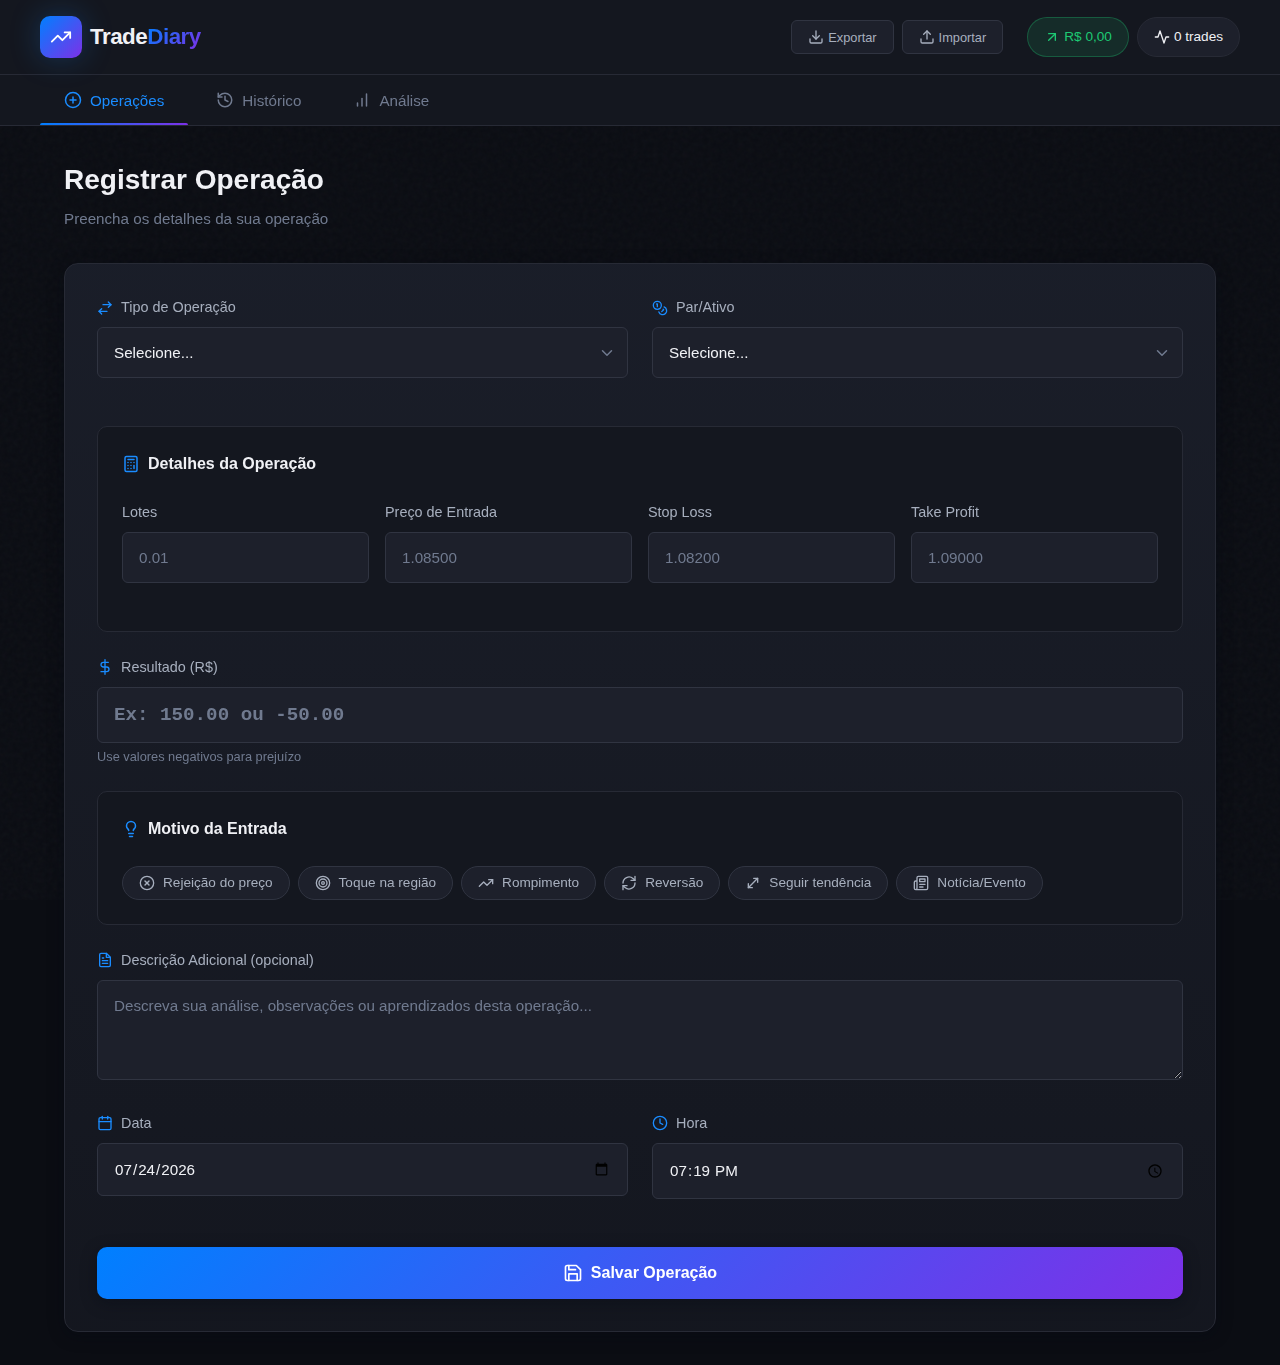
<file: index.html>
<!DOCTYPE html>
<html lang="pt-BR">
<head>
    <meta charset="UTF-8">
    <meta name="viewport" content="width=device-width, initial-scale=1.0">
    <meta name="description" content="Diário de Trade - Registre e analise suas operações de trading">
    <title>Diário de Trade</title>
    <link rel="stylesheet" href="style.css">
</head>
<body>
    <!-- SVG Icons Definitions -->
    <svg xmlns="http://www.w3.org/2000/svg" style="display: none;">
        <symbol id="icon-trending-up" viewBox="0 0 24 24" fill="none" stroke="currentColor" stroke-width="2" stroke-linecap="round" stroke-linejoin="round">
            <polyline points="22 7 13.5 15.5 8.5 10.5 2 17"></polyline>
            <polyline points="16 7 22 7 22 13"></polyline>
        </symbol>
        <symbol id="icon-arrow-up-right" viewBox="0 0 24 24" fill="none" stroke="currentColor" stroke-width="2" stroke-linecap="round" stroke-linejoin="round">
            <line x1="7" y1="17" x2="17" y2="7"></line>
            <polyline points="7 7 17 7 17 17"></polyline>
        </symbol>
        <symbol id="icon-activity" viewBox="0 0 24 24" fill="none" stroke="currentColor" stroke-width="2" stroke-linecap="round" stroke-linejoin="round">
            <polyline points="22 12 18 12 15 21 9 3 6 12 2 12"></polyline>
        </symbol>
        <symbol id="icon-plus-circle" viewBox="0 0 24 24" fill="none" stroke="currentColor" stroke-width="2" stroke-linecap="round" stroke-linejoin="round">
            <circle cx="12" cy="12" r="10"></circle>
            <line x1="12" y1="8" x2="12" y2="16"></line>
            <line x1="8" y1="12" x2="16" y2="12"></line>
        </symbol>
        <symbol id="icon-history" viewBox="0 0 24 24" fill="none" stroke="currentColor" stroke-width="2" stroke-linecap="round" stroke-linejoin="round">
            <path d="M3 12a9 9 0 1 0 9-9 9.75 9.75 0 0 0-6.74 2.74L3 8"></path>
            <path d="M3 3v5h5"></path>
            <path d="M12 7v5l4 2"></path>
        </symbol>
        <symbol id="icon-bar-chart" viewBox="0 0 24 24" fill="none" stroke="currentColor" stroke-width="2" stroke-linecap="round" stroke-linejoin="round">
            <line x1="12" y1="20" x2="12" y2="10"></line>
            <line x1="18" y1="20" x2="18" y2="4"></line>
            <line x1="6" y1="20" x2="6" y2="16"></line>
        </symbol>
        <symbol id="icon-arrow-left-right" viewBox="0 0 24 24" fill="none" stroke="currentColor" stroke-width="2" stroke-linecap="round" stroke-linejoin="round">
            <polyline points="17 11 21 7 17 3"></polyline>
            <line x1="21" y1="7" x2="9" y2="7"></line>
            <polyline points="7 21 3 17 7 13"></polyline>
            <line x1="15" y1="17" x2="3" y2="17"></line>
        </symbol>
        <symbol id="icon-chevron-down" viewBox="0 0 24 24" fill="none" stroke="currentColor" stroke-width="2" stroke-linecap="round" stroke-linejoin="round">
            <polyline points="6 9 12 15 18 9"></polyline>
        </symbol>
        <symbol id="icon-coins" viewBox="0 0 24 24" fill="none" stroke="currentColor" stroke-width="2" stroke-linecap="round" stroke-linejoin="round">
            <circle cx="8" cy="8" r="6"></circle>
            <path d="M18.09 10.37A6 6 0 1 1 10.34 18"></path>
            <path d="M7 6h1v4"></path>
            <path d="m16.71 13.88.7.71-2.82 2.82"></path>
        </symbol>
        <symbol id="icon-edit" viewBox="0 0 24 24" fill="none" stroke="currentColor" stroke-width="2" stroke-linecap="round" stroke-linejoin="round">
            <path d="M11 4H4a2 2 0 0 0-2 2v14a2 2 0 0 0 2 2h14a2 2 0 0 0 2-2v-7"></path>
            <path d="M18.5 2.5a2.121 2.121 0 0 1 3 3L12 15l-4 1 1-4 9.5-9.5z"></path>
        </symbol>
        <symbol id="icon-calculator" viewBox="0 0 24 24" fill="none" stroke="currentColor" stroke-width="2" stroke-linecap="round" stroke-linejoin="round">
            <rect x="4" y="2" width="16" height="20" rx="2"></rect>
            <line x1="8" y1="6" x2="16" y2="6"></line>
            <line x1="16" y1="14" x2="16" y2="18"></line>
            <line x1="8" y1="10" x2="8" y2="10.01"></line>
            <line x1="12" y1="10" x2="12" y2="10.01"></line>
            <line x1="16" y1="10" x2="16" y2="10.01"></line>
            <line x1="8" y1="14" x2="8" y2="14.01"></line>
            <line x1="12" y1="14" x2="12" y2="14.01"></line>
            <line x1="8" y1="18" x2="8" y2="18.01"></line>
            <line x1="12" y1="18" x2="12" y2="18.01"></line>
        </symbol>
        <symbol id="icon-dollar" viewBox="0 0 24 24" fill="none" stroke="currentColor" stroke-width="2" stroke-linecap="round" stroke-linejoin="round">
            <line x1="12" y1="1" x2="12" y2="23"></line>
            <path d="M17 5H9.5a3.5 3.5 0 0 0 0 7h5a3.5 3.5 0 0 1 0 7H6"></path>
        </symbol>
        <symbol id="icon-lightbulb" viewBox="0 0 24 24" fill="none" stroke="currentColor" stroke-width="2" stroke-linecap="round" stroke-linejoin="round">
            <path d="M15 14c.2-1 .7-1.7 1.5-2.5 1-.9 1.5-2.2 1.5-3.5A6 6 0 0 0 6 8c0 1 .2 2.2 1.5 3.5.7.7 1.3 1.5 1.5 2.5"></path>
            <path d="M9 18h6"></path>
            <path d="M10 22h4"></path>
        </symbol>
        <symbol id="icon-x-circle" viewBox="0 0 24 24" fill="none" stroke="currentColor" stroke-width="2" stroke-linecap="round" stroke-linejoin="round">
            <circle cx="12" cy="12" r="10"></circle>
            <line x1="15" y1="9" x2="9" y2="15"></line>
            <line x1="9" y1="9" x2="15" y2="15"></line>
        </symbol>
        <symbol id="icon-target" viewBox="0 0 24 24" fill="none" stroke="currentColor" stroke-width="2" stroke-linecap="round" stroke-linejoin="round">
            <circle cx="12" cy="12" r="10"></circle>
            <circle cx="12" cy="12" r="6"></circle>
            <circle cx="12" cy="12" r="2"></circle>
        </symbol>
        <symbol id="icon-refresh" viewBox="0 0 24 24" fill="none" stroke="currentColor" stroke-width="2" stroke-linecap="round" stroke-linejoin="round">
            <path d="M21 2v6h-6"></path>
            <path d="M3 12a9 9 0 0 1 15-6.7L21 8"></path>
            <path d="M3 22v-6h6"></path>
            <path d="M21 12a9 9 0 0 1-15 6.7L3 16"></path>
        </symbol>
        <symbol id="icon-move-diagonal" viewBox="0 0 24 24" fill="none" stroke="currentColor" stroke-width="2" stroke-linecap="round" stroke-linejoin="round">
            <polyline points="13 5 19 5 19 11"></polyline>
            <polyline points="11 19 5 19 5 13"></polyline>
            <line x1="19" y1="5" x2="5" y2="19"></line>
        </symbol>
        <symbol id="icon-newspaper" viewBox="0 0 24 24" fill="none" stroke="currentColor" stroke-width="2" stroke-linecap="round" stroke-linejoin="round">
            <path d="M4 22h16a2 2 0 0 0 2-2V4a2 2 0 0 0-2-2H8a2 2 0 0 0-2 2v16a2 2 0 0 1-2 2Zm0 0a2 2 0 0 1-2-2v-9c0-1.1.9-2 2-2h2"></path>
            <path d="M18 14h-8"></path>
            <path d="M15 18h-5"></path>
            <path d="M10 6h8v4h-8V6Z"></path>
        </symbol>
        <symbol id="icon-file-text" viewBox="0 0 24 24" fill="none" stroke="currentColor" stroke-width="2" stroke-linecap="round" stroke-linejoin="round">
            <path d="M14 2H6a2 2 0 0 0-2 2v16a2 2 0 0 0 2 2h12a2 2 0 0 0 2-2V8z"></path>
            <polyline points="14 2 14 8 20 8"></polyline>
            <line x1="16" y1="13" x2="8" y2="13"></line>
            <line x1="16" y1="17" x2="8" y2="17"></line>
            <polyline points="10 9 9 9 8 9"></polyline>
        </symbol>
        <symbol id="icon-calendar" viewBox="0 0 24 24" fill="none" stroke="currentColor" stroke-width="2" stroke-linecap="round" stroke-linejoin="round">
            <rect x="3" y="4" width="18" height="18" rx="2" ry="2"></rect>
            <line x1="16" y1="2" x2="16" y2="6"></line>
            <line x1="8" y1="2" x2="8" y2="6"></line>
            <line x1="3" y1="10" x2="21" y2="10"></line>
        </symbol>
        <symbol id="icon-clock" viewBox="0 0 24 24" fill="none" stroke="currentColor" stroke-width="2" stroke-linecap="round" stroke-linejoin="round">
            <circle cx="12" cy="12" r="10"></circle>
            <polyline points="12 6 12 12 16 14"></polyline>
        </symbol>
        <symbol id="icon-save" viewBox="0 0 24 24" fill="none" stroke="currentColor" stroke-width="2" stroke-linecap="round" stroke-linejoin="round">
            <path d="M19 21H5a2 2 0 0 1-2-2V5a2 2 0 0 1 2-2h11l5 5v11a2 2 0 0 1-2 2z"></path>
            <polyline points="17 21 17 13 7 13 7 21"></polyline>
            <polyline points="7 3 7 8 15 8"></polyline>
        </symbol>
        <symbol id="icon-check" viewBox="0 0 24 24" fill="none" stroke="currentColor" stroke-width="2" stroke-linecap="round" stroke-linejoin="round">
            <polyline points="20 6 9 17 4 12"></polyline>
        </symbol>
        <symbol id="icon-check-circle" viewBox="0 0 24 24" fill="none" stroke="currentColor" stroke-width="2" stroke-linecap="round" stroke-linejoin="round">
            <path d="M22 11.08V12a10 10 0 1 1-5.93-9.14"></path>
            <polyline points="22 4 12 14.01 9 11.01"></polyline>
        </symbol>
        <symbol id="icon-grid" viewBox="0 0 24 24" fill="none" stroke="currentColor" stroke-width="2" stroke-linecap="round" stroke-linejoin="round">
            <rect x="3" y="3" width="7" height="7"></rect>
            <rect x="14" y="3" width="7" height="7"></rect>
            <rect x="14" y="14" width="7" height="7"></rect>
            <rect x="3" y="14" width="7" height="7"></rect>
        </symbol>
        <symbol id="icon-list" viewBox="0 0 24 24" fill="none" stroke="currentColor" stroke-width="2" stroke-linecap="round" stroke-linejoin="round">
            <line x1="8" y1="6" x2="21" y2="6"></line>
            <line x1="8" y1="12" x2="21" y2="12"></line>
            <line x1="8" y1="18" x2="21" y2="18"></line>
            <line x1="3" y1="6" x2="3.01" y2="6"></line>
            <line x1="3" y1="12" x2="3.01" y2="12"></line>
            <line x1="3" y1="18" x2="3.01" y2="18"></line>
        </symbol>
        <symbol id="icon-edit-2" viewBox="0 0 24 24" fill="none" stroke="currentColor" stroke-width="2" stroke-linecap="round" stroke-linejoin="round">
            <path d="M17 3a2.828 2.828 0 1 1 4 4L7.5 20.5 2 22l1.5-5.5L17 3z"></path>
        </symbol>
        <symbol id="icon-trash" viewBox="0 0 24 24" fill="none" stroke="currentColor" stroke-width="2" stroke-linecap="round" stroke-linejoin="round">
            <polyline points="3 6 5 6 21 6"></polyline>
            <path d="M19 6v14a2 2 0 0 1-2 2H7a2 2 0 0 1-2-2V6m3 0V4a2 2 0 0 1 2-2h4a2 2 0 0 1 2 2v2"></path>
        </symbol>
        <symbol id="icon-inbox" viewBox="0 0 24 24" fill="none" stroke="currentColor" stroke-width="2" stroke-linecap="round" stroke-linejoin="round">
            <polyline points="22 12 16 12 14 15 10 15 8 12 2 12"></polyline>
            <path d="M5.45 5.11L2 12v6a2 2 0 0 0 2 2h16a2 2 0 0 0 2-2v-6l-3.45-6.89A2 2 0 0 0 16.76 4H7.24a2 2 0 0 0-1.79 1.11z"></path>
        </symbol>
        <symbol id="icon-trending-down" viewBox="0 0 24 24" fill="none" stroke="currentColor" stroke-width="2" stroke-linecap="round" stroke-linejoin="round">
            <polyline points="22 17 13.5 8.5 8.5 13.5 2 7"></polyline>
            <polyline points="16 17 22 17 22 11"></polyline>
        </symbol>
        <symbol id="icon-scale" viewBox="0 0 24 24" fill="none" stroke="currentColor" stroke-width="2" stroke-linecap="round" stroke-linejoin="round">
            <path d="m16 16 3-8 3 8c-.87.65-1.92 1-3 1s-2.13-.35-3-1Z"></path>
            <path d="m2 16 3-8 3 8c-.87.65-1.92 1-3 1s-2.13-.35-3-1Z"></path>
            <path d="M7 21h10"></path>
            <path d="M12 3v18"></path>
            <path d="M3 7h2c2 0 5-1 7-2 2 1 5 2 7 2h2"></path>
        </symbol>
        <symbol id="icon-pie-chart" viewBox="0 0 24 24" fill="none" stroke="currentColor" stroke-width="2" stroke-linecap="round" stroke-linejoin="round">
            <path d="M21.21 15.89A10 10 0 1 1 8 2.83"></path>
            <path d="M22 12A10 10 0 0 0 12 2v10z"></path>
        </symbol>
        <symbol id="icon-sparkles" viewBox="0 0 24 24" fill="none" stroke="currentColor" stroke-width="2" stroke-linecap="round" stroke-linejoin="round">
            <path d="m12 3-1.912 5.813a2 2 0 0 1-1.275 1.275L3 12l5.813 1.912a2 2 0 0 1 1.275 1.275L12 21l1.912-5.813a2 2 0 0 1 1.275-1.275L21 12l-5.813-1.912a2 2 0 0 1-1.275-1.275L12 3Z"></path>
            <path d="M5 3v4"></path>
            <path d="M19 17v4"></path>
            <path d="M3 5h4"></path>
            <path d="M17 19h4"></path>
        </symbol>
        <symbol id="icon-alert-triangle" viewBox="0 0 24 24" fill="none" stroke="currentColor" stroke-width="2" stroke-linecap="round" stroke-linejoin="round">
            <path d="m21.73 18-8-14a2 2 0 0 0-3.48 0l-8 14A2 2 0 0 0 4 21h16a2 2 0 0 0 1.73-3Z"></path>
            <line x1="12" y1="9" x2="12" y2="13"></line>
            <line x1="12" y1="17" x2="12.01" y2="17"></line>
        </symbol>
        <symbol id="icon-zap" viewBox="0 0 24 24" fill="none" stroke="currentColor" stroke-width="2" stroke-linecap="round" stroke-linejoin="round">
            <polygon points="13 2 3 14 12 14 11 22 21 10 12 10 13 2"></polygon>
        </symbol>
        <symbol id="icon-shield" viewBox="0 0 24 24" fill="none" stroke="currentColor" stroke-width="2" stroke-linecap="round" stroke-linejoin="round">
            <path d="M12 22s8-4 8-10V5l-8-3-8 3v7c0 6 8 10 8 10z"></path>
        </symbol>
        <symbol id="icon-trophy" viewBox="0 0 24 24" fill="none" stroke="currentColor" stroke-width="2" stroke-linecap="round" stroke-linejoin="round">
            <path d="M6 9H4.5a2.5 2.5 0 0 1 0-5H6"></path>
            <path d="M18 9h1.5a2.5 2.5 0 0 0 0-5H18"></path>
            <path d="M4 22h16"></path>
            <path d="M10 14.66V17c0 .55-.47.98-.97 1.21C7.85 18.75 7 20.24 7 22"></path>
            <path d="M14 14.66V17c0 .55.47.98.97 1.21C16.15 18.75 17 20.24 17 22"></path>
            <path d="M18 2H6v7a6 6 0 0 0 12 0V2Z"></path>
        </symbol>
        <symbol id="icon-star" viewBox="0 0 24 24" fill="none" stroke="currentColor" stroke-width="2" stroke-linecap="round" stroke-linejoin="round">
            <polygon points="12 2 15.09 8.26 22 9.27 17 14.14 18.18 21.02 12 17.77 5.82 21.02 7 14.14 2 9.27 8.91 8.26 12 2"></polygon>
        </symbol>
        <symbol id="icon-alert-circle" viewBox="0 0 24 24" fill="none" stroke="currentColor" stroke-width="2" stroke-linecap="round" stroke-linejoin="round">
            <circle cx="12" cy="12" r="10"></circle>
            <line x1="12" y1="8" x2="12" y2="12"></line>
            <line x1="12" y1="16" x2="12.01" y2="16"></line>
        </symbol>
        <symbol id="icon-info" viewBox="0 0 24 24" fill="none" stroke="currentColor" stroke-width="2" stroke-linecap="round" stroke-linejoin="round">
            <circle cx="12" cy="12" r="10"></circle>
            <line x1="12" y1="16" x2="12" y2="12"></line>
            <line x1="12" y1="8" x2="12.01" y2="8"></line>
        </symbol>
        <symbol id="icon-download" viewBox="0 0 24 24" fill="none" stroke="currentColor" stroke-width="2" stroke-linecap="round" stroke-linejoin="round">
            <path d="M21 15v4a2 2 0 0 1-2 2H5a2 2 0 0 1-2-2v-4"></path>
            <polyline points="7 10 12 15 17 10"></polyline>
            <line x1="12" y1="15" x2="12" y2="3"></line>
        </symbol>
        <symbol id="icon-upload" viewBox="0 0 24 24" fill="none" stroke="currentColor" stroke-width="2" stroke-linecap="round" stroke-linejoin="round">
            <path d="M21 15v4a2 2 0 0 1-2 2H5a2 2 0 0 1-2-2v-4"></path>
            <polyline points="17 8 12 3 7 8"></polyline>
            <line x1="12" y1="3" x2="12" y2="15"></line>
        </symbol>
        <symbol id="icon-cloud" viewBox="0 0 24 24" fill="none" stroke="currentColor" stroke-width="2" stroke-linecap="round" stroke-linejoin="round">
            <path d="M18 10h-1.26A8 8 0 1 0 9 20h9a5 5 0 0 0 0-10z"></path>
        </symbol>
    </svg>

    <!-- Header -->
    <header class="header">
        <div class="header-content">
            <div class="logo">
                <div class="logo-icon">
                    <svg class="icon"><use href="#icon-trending-up"/></svg>
                </div>
                <h1>Trade<span>Diary</span></h1>
            </div>
            <div class="header-actions">
                <div class="sync-buttons">
                    <button class="sync-btn" id="exportBtn" title="Exportar dados">
                        <svg class="icon"><use href="#icon-download"/></svg>
                        <span>Exportar</span>
                    </button>
                    <button class="sync-btn" id="importBtn" title="Importar dados">
                        <svg class="icon"><use href="#icon-upload"/></svg>
                        <span>Importar</span>
                    </button>
                    <input type="file" id="importFile" accept=".json" style="display: none;">
                </div>
                <div class="header-stats" id="headerStats">
                    <div class="stat-pill positive">
                        <svg class="icon"><use href="#icon-arrow-up-right"/></svg>
                        <span id="totalProfit">R$ 0,00</span>
                    </div>
                    <div class="stat-pill">
                        <svg class="icon"><use href="#icon-activity"/></svg>
                        <span id="totalTrades">0 trades</span>
                    </div>
                </div>
            </div>
        </div>
    </header>

    <!-- Navigation Tabs -->
    <nav class="nav-tabs">
        <div class="tabs-container">
            <button class="tab-btn active" data-tab="register">
                <svg class="icon"><use href="#icon-plus-circle"/></svg>
                <span>Operações</span>
            </button>
            <button class="tab-btn" data-tab="history">
                <svg class="icon"><use href="#icon-history"/></svg>
                <span>Histórico</span>
            </button>
            <button class="tab-btn" data-tab="analysis">
                <svg class="icon"><use href="#icon-bar-chart"/></svg>
                <span>Análise</span>
            </button>
        </div>
    </nav>

    <!-- Main Content -->
    <main class="main-content">
        
        <!-- Tab: Registrar Operação -->
        <section class="tab-content active" id="register">
            <div class="section-header">
                <h2>Registrar Operação</h2>
                <p>Preencha os detalhes da sua operação</p>
            </div>
            
            <form id="tradeForm" class="trade-form">
                <!-- Tipo e Par -->
                <div class="form-row">
                    <div class="form-group">
                        <label for="operationType">
                            <svg class="icon"><use href="#icon-arrow-left-right"/></svg>
                            Tipo de Operação
                        </label>
                        <div class="select-wrapper">
                            <select id="operationType" required>
                                <option value="">Selecione...</option>
                                <option value="compra">🟢 Compra (Long)</option>
                                <option value="venda">🔴 Venda (Short)</option>
                            </select>
                            <svg class="icon select-icon"><use href="#icon-chevron-down"/></svg>
                        </div>
                    </div>
                    
                    <div class="form-group">
                        <label for="asset">
                            <svg class="icon"><use href="#icon-coins"/></svg>
                            Par/Ativo
                        </label>
                        <div class="select-wrapper">
                            <select id="asset" required>
                                <option value="">Selecione...</option>
                                <option value="EURUSD">EUR/USD</option>
                                <option value="GBPUSD">GBP/USD</option>
                                <option value="USDJPY">USD/JPY</option>
                                <option value="AUDUSD">AUD/USD</option>
                                <option value="BTCUSD">BTC/USD</option>
                                <option value="outro">Outro...</option>
                            </select>
                            <svg class="icon select-icon"><use href="#icon-chevron-down"/></svg>
                        </div>
                    </div>
                </div>
                
                <!-- Campo Personalizado para Outro Ativo -->
                <div class="form-group hidden" id="customAssetGroup">
                    <label for="customAsset">
                        <svg class="icon"><use href="#icon-edit"/></svg>
                        Ativo Personalizado
                    </label>
                    <input type="text" id="customAsset" placeholder="Digite o nome do ativo">
                </div>
                
                <!-- Números da Operação -->
                <div class="form-section">
                    <h3 class="form-section-title">
                        <svg class="icon"><use href="#icon-calculator"/></svg>
                        Detalhes da Operação
                    </h3>
                    
                    <div class="form-grid">
                        <div class="form-group">
                            <label for="lots">Lotes</label>
                            <input type="number" id="lots" step="0.01" min="0.01" placeholder="0.01" required>
                        </div>
                        
                        <div class="form-group">
                            <label for="entryPrice">Preço de Entrada</label>
                            <input type="number" id="entryPrice" step="0.00001" placeholder="1.08500" required>
                        </div>
                        
                        <div class="form-group">
                            <label for="stopLoss">Stop Loss</label>
                            <input type="number" id="stopLoss" step="0.00001" placeholder="1.08200" required>
                        </div>
                        
                        <div class="form-group">
                            <label for="takeProfit">Take Profit</label>
                            <input type="number" id="takeProfit" step="0.00001" placeholder="1.09000" required>
                        </div>
                    </div>
                </div>
                
                <!-- Resultado -->
                <div class="form-group result-group">
                    <label for="result">
                        <svg class="icon"><use href="#icon-dollar"/></svg>
                        Resultado (R$)
                    </label>
                    <input type="number" id="result" step="0.01" placeholder="Ex: 150.00 ou -50.00" required>
                    <span class="input-hint">Use valores negativos para prejuízo</span>
                </div>
                
                <!-- Motivo da Entrada -->
                <div class="form-section">
                    <h3 class="form-section-title">
                        <svg class="icon"><use href="#icon-lightbulb"/></svg>
                        Motivo da Entrada
                    </h3>
                    
                    <div class="toggle-group" id="reasonToggles">
                        <button type="button" class="toggle-btn" data-reason="rejeicao">
                            <svg class="icon"><use href="#icon-x-circle"/></svg>
                            Rejeição do preço
                        </button>
                        <button type="button" class="toggle-btn" data-reason="toque">
                            <svg class="icon"><use href="#icon-target"/></svg>
                            Toque na região
                        </button>
                        <button type="button" class="toggle-btn" data-reason="rompimento">
                            <svg class="icon"><use href="#icon-trending-up"/></svg>
                            Rompimento
                        </button>
                        <button type="button" class="toggle-btn" data-reason="reversao">
                            <svg class="icon"><use href="#icon-refresh"/></svg>
                            Reversão
                        </button>
                        <button type="button" class="toggle-btn" data-reason="tendencia">
                            <svg class="icon"><use href="#icon-move-diagonal"/></svg>
                            Seguir tendência
                        </button>
                        <button type="button" class="toggle-btn" data-reason="noticia">
                            <svg class="icon"><use href="#icon-newspaper"/></svg>
                            Notícia/Evento
                        </button>
                    </div>
                </div>
                
                <!-- Descrição -->
                <div class="form-group">
                    <label for="description">
                        <svg class="icon"><use href="#icon-file-text"/></svg>
                        Descrição Adicional (opcional)
                    </label>
                    <textarea id="description" rows="3" placeholder="Descreva sua análise, observações ou aprendizados desta operação..."></textarea>
                </div>
                
                <!-- Data e Hora -->
                <div class="form-row">
                    <div class="form-group">
                        <label for="tradeDate">
                            <svg class="icon"><use href="#icon-calendar"/></svg>
                            Data
                        </label>
                        <input type="date" id="tradeDate" required>
                    </div>
                    <div class="form-group">
                        <label for="tradeTime">
                            <svg class="icon"><use href="#icon-clock"/></svg>
                            Hora
                        </label>
                        <input type="time" id="tradeTime" required>
                    </div>
                </div>
                
                <!-- Botão Submit -->
                <button type="submit" class="btn-primary" id="submitBtn">
                    <svg class="icon"><use href="#icon-save"/></svg>
                    Salvar Operação
                </button>
                
                <!-- Hidden field para edição -->
                <input type="hidden" id="editingId" value="">
            </form>
        </section>
        
        <!-- Tab: Histórico -->
        <section class="tab-content" id="history">
            <div class="section-header">
                <h2>Histórico de Operações</h2>
                <p>Todas as suas operações registradas</p>
            </div>
            
            <!-- Filtros -->
            <div class="filters-bar">
                <div class="filter-group">
                    <label>Filtrar por:</label>
                    <select id="filterAsset">
                        <option value="all">Todos os ativos</option>
                    </select>
                </div>
                <div class="filter-group">
                    <select id="filterResult">
                        <option value="all">Todos os resultados</option>
                        <option value="positive">Apenas ganhos</option>
                        <option value="negative">Apenas perdas</option>
                    </select>
                </div>
                <div class="view-toggle">
                    <button class="view-btn active" data-view="cards" title="Visualização em cards">
                        <svg class="icon"><use href="#icon-grid"/></svg>
                    </button>
                    <button class="view-btn" data-view="table" title="Visualização em tabela">
                        <svg class="icon"><use href="#icon-list"/></svg>
                    </button>
                </div>
            </div>
            
            <!-- Cards View -->
            <div class="trades-container" id="tradesCards">
                <!-- Cards serão inseridos via JavaScript -->
            </div>
            
            <!-- Table View -->
            <div class="trades-table-container hidden" id="tradesTable">
                <table class="trades-table">
                    <thead>
                        <tr>
                            <th>Data</th>
                            <th>Ativo</th>
                            <th>Tipo</th>
                            <th>Lotes</th>
                            <th>Resultado</th>
                            <th>Motivo</th>
                            <th>Ações</th>
                        </tr>
                    </thead>
                    <tbody id="tradesTableBody">
                        <!-- Rows serão inseridas via JavaScript -->
                    </tbody>
                </table>
            </div>
            
            <!-- Empty State -->
            <div class="empty-state hidden" id="emptyHistory">
                <div class="empty-icon">
                    <svg class="icon"><use href="#icon-inbox"/></svg>
                </div>
                <h3>Nenhuma operação registrada</h3>
                <p>Comece registrando sua primeira operação na aba "Operações"</p>
            </div>
        </section>
        
        <!-- Tab: Análise -->
        <section class="tab-content" id="analysis">
            <div class="section-header">
                <h2>Análise & Estatísticas</h2>
                <p>Insights sobre seu desempenho</p>
            </div>
            
            <!-- Stats Cards -->
            <div class="stats-grid">
                <div class="stat-card">
                    <div class="stat-card-header">
                        <svg class="icon"><use href="#icon-target"/></svg>
                        <span>Taxa de Acerto</span>
                    </div>
                    <div class="stat-value" id="winRate">0%</div>
                    <div class="stat-bar">
                        <div class="stat-bar-fill" id="winRateBar" style="width: 0%"></div>
                    </div>
                </div>
                
                <div class="stat-card positive">
                    <div class="stat-card-header">
                        <svg class="icon"><use href="#icon-trending-up"/></svg>
                        <span>Média de Ganho</span>
                    </div>
                    <div class="stat-value" id="avgWin">R$ 0,00</div>
                    <div class="stat-detail" id="totalWins">0 trades positivos</div>
                </div>
                
                <div class="stat-card negative">
                    <div class="stat-card-header">
                        <svg class="icon"><use href="#icon-trending-down"/></svg>
                        <span>Média de Perda</span>
                    </div>
                    <div class="stat-value" id="avgLoss">R$ 0,00</div>
                    <div class="stat-detail" id="totalLosses">0 trades negativos</div>
                </div>
                
                <div class="stat-card">
                    <div class="stat-card-header">
                        <svg class="icon"><use href="#icon-scale"/></svg>
                        <span>Fator de Lucro</span>
                    </div>
                    <div class="stat-value" id="profitFactor">0.00</div>
                    <div class="stat-detail">Ganhos / Perdas</div>
                </div>
            </div>
            
            <!-- Best/Worst Assets -->
            <div class="analysis-section">
                <h3 class="section-title">
                    <svg class="icon"><use href="#icon-bar-chart"/></svg>
                    Desempenho por Ativo
                </h3>
                
                <div class="assets-performance" id="assetsPerformance">
                    <!-- Será preenchido via JavaScript -->
                </div>
            </div>
            
            <!-- Reasons Analysis -->
            <div class="analysis-section">
                <h3 class="section-title">
                    <svg class="icon"><use href="#icon-pie-chart"/></svg>
                    Análise por Motivo de Entrada
                </h3>
                
                <div class="reasons-analysis" id="reasonsAnalysis">
                    <!-- Será preenchido via JavaScript -->
                </div>
            </div>
            
            <!-- AI Insights -->
            <div class="analysis-section insights-section">
                <h3 class="section-title">
                    <svg class="icon"><use href="#icon-sparkles"/></svg>
                    Insights Inteligentes
                </h3>
                
                <div class="insights-container" id="insightsContainer">
                    <!-- Insights serão gerados via JavaScript -->
                </div>
            </div>
            
            <!-- Time Analysis -->
            <div class="analysis-section">
                <h3 class="section-title">
                    <svg class="icon"><use href="#icon-clock"/></svg>
                    Análise por Horário
                </h3>
                
                <div class="time-analysis" id="timeAnalysis">
                    <!-- Será preenchido via JavaScript -->
                </div>
            </div>
            
            <!-- Empty State -->
            <div class="empty-state hidden" id="emptyAnalysis">
                <div class="empty-icon">
                    <svg class="icon"><use href="#icon-bar-chart"/></svg>
                </div>
                <h3>Dados insuficientes</h3>
                <p>Registre pelo menos 3 operações para ver análises e insights</p>
            </div>
        </section>
    </main>
    
    <!-- Toast Notification -->
    <div class="toast" id="toast">
        <svg class="icon toast-icon"><use href="#icon-check-circle"/></svg>
        <span class="toast-message">Operação salva com sucesso!</span>
    </div>
    
    <!-- Delete Confirmation Modal -->
    <div class="modal-overlay" id="deleteModal">
        <div class="modal">
            <div class="modal-icon">
                <svg class="icon"><use href="#icon-alert-triangle"/></svg>
            </div>
            <h3>Excluir Operação</h3>
            <p>Tem certeza que deseja excluir esta operação? Esta ação não pode ser desfeita.</p>
            <div class="modal-actions">
                <button class="btn-secondary" id="cancelDelete">Cancelar</button>
                <button class="btn-danger" id="confirmDelete">Excluir</button>
            </div>
        </div>
    </div>
    
    <script src="script.js"></script>
</body>
</html>
</file>
<file: style.css>
/* ============================================
   DIÁRIO DE TRADE - STYLE.CSS
   Design: Dark Theme Trading Dashboard
   Author: TradeDiary App
   ============================================ */

/* ============================================
   CSS VARIABLES - Design Tokens
   ============================================ */
:root {
    /* Background Colors */
    --bg-primary: hsl(225, 25%, 6%);
    --bg-secondary: hsl(225, 22%, 10%);
    --bg-tertiary: hsl(225, 20%, 14%);
    --bg-elevated: hsl(225, 18%, 16%);
    
    /* Surface Colors */
    --surface-card: hsl(225, 20%, 12%);
    --surface-hover: hsl(225, 18%, 18%);
    --surface-active: hsl(225, 16%, 22%);
    
    /* Border Colors */
    --border-subtle: hsl(225, 15%, 18%);
    --border-default: hsl(225, 15%, 22%);
    --border-strong: hsl(225, 15%, 28%);
    
    /* Text Colors */
    --text-primary: hsl(220, 20%, 95%);
    --text-secondary: hsl(220, 15%, 70%);
    --text-muted: hsl(220, 12%, 50%);
    --text-inverse: hsl(225, 25%, 8%);
    
    /* Accent Colors */
    --accent-primary: hsl(210, 100%, 55%);
    --accent-primary-hover: hsl(210, 100%, 62%);
    --accent-primary-glow: hsla(210, 100%, 55%, 0.3);
    
    /* Status Colors */
    --color-positive: hsl(150, 75%, 45%);
    --color-positive-bg: hsla(150, 75%, 45%, 0.12);
    --color-positive-glow: hsla(150, 75%, 45%, 0.4);
    
    --color-negative: hsl(0, 80%, 58%);
    --color-negative-bg: hsla(0, 80%, 58%, 0.12);
    --color-negative-glow: hsla(0, 80%, 58%, 0.4);
    
    --color-warning: hsl(38, 95%, 55%);
    --color-warning-bg: hsla(38, 95%, 55%, 0.12);
    
    --color-purple: hsl(265, 80%, 60%);
    --color-purple-bg: hsla(265, 80%, 60%, 0.12);
    
    /* Gradients */
    --gradient-primary: linear-gradient(135deg, hsl(210, 100%, 50%) 0%, hsl(265, 80%, 55%) 100%);
    --gradient-positive: linear-gradient(135deg, hsl(150, 75%, 40%) 0%, hsl(170, 70%, 45%) 100%);
    --gradient-negative: linear-gradient(135deg, hsl(0, 80%, 55%) 0%, hsl(25, 90%, 55%) 100%);
    --gradient-card: linear-gradient(180deg, hsl(225, 22%, 13%) 0%, hsl(225, 22%, 10%) 100%);
    --gradient-glow: radial-gradient(ellipse at center, hsla(210, 100%, 55%, 0.15) 0%, transparent 70%);
    
    /* Shadows */
    --shadow-sm: 0 2px 8px hsla(225, 50%, 5%, 0.3);
    --shadow-md: 0 4px 16px hsla(225, 50%, 5%, 0.4);
    --shadow-lg: 0 8px 32px hsla(225, 50%, 5%, 0.5);
    --shadow-glow-primary: 0 0 30px hsla(210, 100%, 55%, 0.25);
    --shadow-glow-positive: 0 0 20px hsla(150, 75%, 45%, 0.3);
    --shadow-glow-negative: 0 0 20px hsla(0, 80%, 58%, 0.3);
    
    /* Typography */
    --font-family: 'Inter', -apple-system, BlinkMacSystemFont, 'Segoe UI', Roboto, sans-serif;
    --font-mono: 'SF Mono', 'Fira Code', monospace;
    
    /* Spacing */
    --space-xs: 0.25rem;
    --space-sm: 0.5rem;
    --space-md: 1rem;
    --space-lg: 1.5rem;
    --space-xl: 2rem;
    --space-2xl: 3rem;
    
    /* Border Radius */
    --radius-sm: 6px;
    --radius-md: 10px;
    --radius-lg: 14px;
    --radius-xl: 20px;
    --radius-full: 50px;
    
    /* Transitions */
    --transition-fast: 150ms ease;
    --transition-base: 250ms ease;
    --transition-slow: 400ms cubic-bezier(0.4, 0, 0.2, 1);
}

/* ============================================
   RESET & BASE STYLES
   ============================================ */
*, *::before, *::after {
    box-sizing: border-box;
    margin: 0;
    padding: 0;
}

html {
    font-size: 16px;
    scroll-behavior: smooth;
}

body {
    font-family: var(--font-family);
    background: var(--bg-primary);
    color: var(--text-primary);
    line-height: 1.6;
    min-height: 100vh;
    overflow-x: hidden;
}

/* Background Noise Texture */
body::before {
    content: '';
    position: fixed;
    top: 0;
    left: 0;
    width: 100%;
    height: 100%;
    background-image: url("data:image/svg+xml,%3Csvg viewBox='0 0 200 200' xmlns='http://www.w3.org/2000/svg'%3E%3Cfilter id='noiseFilter'%3E%3CfeTurbulence type='fractalNoise' baseFrequency='0.9' numOctaves='4' stitchTiles='stitch'/%3E%3C/filter%3E%3Crect width='100%25' height='100%25' filter='url(%23noiseFilter)'/%3E%3C/svg%3E");
    opacity: 0.03;
    pointer-events: none;
    z-index: -1;
}

/* ============================================
   HEADER
   ============================================ */
.header {
    background: var(--bg-secondary);
    border-bottom: 1px solid var(--border-subtle);
    padding: var(--space-md) var(--space-lg);
    position: sticky;
    top: 0;
    z-index: 100;
    backdrop-filter: blur(12px);
}

.header-content {
    max-width: 1200px;
    margin: 0 auto;
    display: flex;
    justify-content: space-between;
    align-items: center;
    gap: var(--space-md);
}

.logo {
    display: flex;
    align-items: center;
    gap: var(--space-sm);
}

.logo-icon {
    width: 42px;
    height: 42px;
    background: var(--gradient-primary);
    border-radius: var(--radius-md);
    display: flex;
    align-items: center;
    justify-content: center;
    box-shadow: var(--shadow-glow-primary);
}

.logo-icon svg,
.logo-icon .icon {
    width: 22px;
    height: 22px;
    color: white;
}

/* Global Icon Styles */
.icon {
    width: 18px;
    height: 18px;
    display: inline-block;
    vertical-align: middle;
    flex-shrink: 0;
}

.logo h1 {
    font-size: 1.4rem;
    font-weight: 700;
    color: var(--text-primary);
    letter-spacing: -0.5px;
}

.logo h1 span {
    background: var(--gradient-primary);
    -webkit-background-clip: text;
    -webkit-text-fill-color: transparent;
    background-clip: text;
}

.header-actions {
    display: flex;
    align-items: center;
    gap: var(--space-lg);
}

.sync-buttons {
    display: flex;
    gap: var(--space-sm);
}

.sync-btn {
    display: flex;
    align-items: center;
    gap: var(--space-xs);
    padding: var(--space-sm) var(--space-md);
    background: var(--bg-tertiary);
    border: 1px solid var(--border-default);
    border-radius: var(--radius-sm);
    color: var(--text-secondary);
    font-size: 0.8rem;
    font-weight: 500;
    cursor: pointer;
    transition: all var(--transition-fast);
}

.sync-btn .icon {
    width: 16px;
    height: 16px;
}

.sync-btn:hover {
    background: var(--surface-hover);
    border-color: var(--accent-primary);
    color: var(--text-primary);
}

.sync-btn:active {
    transform: scale(0.97);
}

.header-stats {
    display: flex;
    gap: var(--space-sm);
}

.stat-pill {
    display: flex;
    align-items: center;
    gap: var(--space-xs);
    padding: var(--space-sm) var(--space-md);
    background: var(--bg-tertiary);
    border: 1px solid var(--border-subtle);
    border-radius: var(--radius-full);
    font-size: 0.85rem;
    font-weight: 500;
}

.stat-pill svg {
    width: 16px;
    height: 16px;
}

.stat-pill.positive {
    background: var(--color-positive-bg);
    border-color: hsla(150, 75%, 45%, 0.3);
    color: var(--color-positive);
}

.stat-pill.negative {
    background: var(--color-negative-bg);
    border-color: hsla(0, 80%, 58%, 0.3);
    color: var(--color-negative);
}

/* ============================================
   NAVIGATION TABS
   ============================================ */
.nav-tabs {
    background: var(--bg-secondary);
    padding: 0 var(--space-lg);
    border-bottom: 1px solid var(--border-subtle);
    position: relative;
}

.tabs-container {
    max-width: 1200px;
    margin: 0 auto;
    display: flex;
    gap: var(--space-xs);
}

.tab-btn {
    display: flex;
    align-items: center;
    gap: var(--space-sm);
    padding: var(--space-md) var(--space-lg);
    background: transparent;
    border: none;
    color: var(--text-muted);
    font-size: 0.95rem;
    font-weight: 500;
    cursor: pointer;
    position: relative;
    transition: color var(--transition-fast);
}

.tab-btn svg,
.tab-btn .icon {
    width: 18px;
    height: 18px;
}

.tab-btn:hover {
    color: var(--text-secondary);
}

.tab-btn.active {
    color: var(--accent-primary);
}

.tab-btn.active::after {
    content: '';
    position: absolute;
    bottom: 0;
    left: 0;
    right: 0;
    height: 2px;
    background: var(--gradient-primary);
    border-radius: 2px 2px 0 0;
}

/* ============================================
   MAIN CONTENT
   ============================================ */
.main-content {
    max-width: 1200px;
    margin: 0 auto;
    padding: var(--space-xl) var(--space-lg);
}

.tab-content {
    display: none;
    animation: fadeIn 0.3s ease;
}

.tab-content.active {
    display: block;
}

@keyframes fadeIn {
    from { opacity: 0; transform: translateY(10px); }
    to { opacity: 1; transform: translateY(0); }
}

.section-header {
    margin-bottom: var(--space-xl);
}

.section-header h2 {
    font-size: 1.75rem;
    font-weight: 700;
    color: var(--text-primary);
    margin-bottom: var(--space-xs);
}

.section-header p {
    color: var(--text-muted);
    font-size: 0.95rem;
}

/* ============================================
   FORM STYLES
   ============================================ */
.trade-form {
    background: var(--gradient-card);
    border: 1px solid var(--border-subtle);
    border-radius: var(--radius-lg);
    padding: var(--space-xl);
    box-shadow: var(--shadow-md);
}

.form-row {
    display: grid;
    grid-template-columns: repeat(2, 1fr);
    gap: var(--space-lg);
    margin-bottom: var(--space-lg);
}

.form-grid {
    display: grid;
    grid-template-columns: repeat(4, 1fr);
    gap: var(--space-md);
}

.form-group {
    margin-bottom: var(--space-lg);
}

.form-group label {
    display: flex;
    align-items: center;
    gap: var(--space-sm);
    font-size: 0.9rem;
    font-weight: 500;
    color: var(--text-secondary);
    margin-bottom: var(--space-sm);
}

.form-group label svg {
    width: 16px;
    height: 16px;
    color: var(--accent-primary);
}

.form-section {
    background: var(--bg-secondary);
    border: 1px solid var(--border-subtle);
    border-radius: var(--radius-md);
    padding: var(--space-lg);
    margin-bottom: var(--space-lg);
}

.form-section-title {
    display: flex;
    align-items: center;
    gap: var(--space-sm);
    font-size: 1rem;
    font-weight: 600;
    color: var(--text-primary);
    margin-bottom: var(--space-lg);
}

.form-section-title svg {
    width: 18px;
    height: 18px;
    color: var(--accent-primary);
}

/* Input Styles */
input[type="text"],
input[type="number"],
input[type="date"],
input[type="time"],
textarea {
    width: 100%;
    padding: var(--space-md);
    background: var(--bg-tertiary);
    border: 1px solid var(--border-default);
    border-radius: var(--radius-sm);
    color: var(--text-primary);
    font-family: inherit;
    font-size: 0.95rem;
    transition: border-color var(--transition-fast), box-shadow var(--transition-fast);
}

input:focus,
textarea:focus,
select:focus {
    outline: none;
    border-color: var(--accent-primary);
    box-shadow: 0 0 0 3px var(--accent-primary-glow);
}

input::placeholder,
textarea::placeholder {
    color: var(--text-muted);
}

textarea {
    resize: vertical;
    min-height: 100px;
}

.input-hint {
    display: block;
    font-size: 0.8rem;
    color: var(--text-muted);
    margin-top: var(--space-xs);
}

/* Select Styles */
.select-wrapper {
    position: relative;
}

.select-wrapper select {
    width: 100%;
    padding: var(--space-md);
    padding-right: 40px;
    background: var(--bg-tertiary);
    border: 1px solid var(--border-default);
    border-radius: var(--radius-sm);
    color: var(--text-primary);
    font-family: inherit;
    font-size: 0.95rem;
    cursor: pointer;
    appearance: none;
    transition: border-color var(--transition-fast), box-shadow var(--transition-fast);
}

.select-wrapper .select-icon {
    position: absolute;
    right: 12px;
    top: 50%;
    transform: translateY(-50%);
    width: 18px;
    height: 18px;
    color: var(--text-muted);
    pointer-events: none;
}

select option {
    background: var(--bg-tertiary);
    color: var(--text-primary);
}

/* Toggle Buttons */
.toggle-group {
    display: flex;
    flex-wrap: wrap;
    gap: var(--space-sm);
}

.toggle-btn {
    display: flex;
    align-items: center;
    gap: var(--space-sm);
    padding: var(--space-sm) var(--space-md);
    background: var(--bg-tertiary);
    border: 1px solid var(--border-default);
    border-radius: var(--radius-full);
    color: var(--text-secondary);
    font-size: 0.85rem;
    font-weight: 500;
    cursor: pointer;
    transition: all var(--transition-fast);
}

.toggle-btn svg {
    width: 16px;
    height: 16px;
}

.toggle-btn:hover {
    border-color: var(--accent-primary);
    color: var(--text-primary);
}

.toggle-btn.active {
    background: var(--accent-primary);
    border-color: var(--accent-primary);
    color: white;
    box-shadow: var(--shadow-glow-primary);
}

/* Result Group Special Style */
.result-group input {
    font-size: 1.2rem;
    font-weight: 600;
    font-family: var(--font-mono);
}

.result-group input:focus {
    border-color: var(--color-positive);
    box-shadow: 0 0 0 3px var(--color-positive-glow);
}

/* Primary Button */
.btn-primary {
    display: flex;
    align-items: center;
    justify-content: center;
    gap: var(--space-sm);
    width: 100%;
    padding: var(--space-md) var(--space-xl);
    background: var(--gradient-primary);
    border: none;
    border-radius: var(--radius-md);
    color: white;
    font-family: inherit;
    font-size: 1rem;
    font-weight: 600;
    cursor: pointer;
    transition: transform var(--transition-fast), box-shadow var(--transition-fast);
    box-shadow: var(--shadow-md);
}

.btn-primary svg {
    width: 20px;
    height: 20px;
}

.btn-primary:hover {
    transform: translateY(-2px);
    box-shadow: var(--shadow-glow-primary);
}

.btn-primary:active {
    transform: translateY(0);
}

/* Hidden Class */
.hidden {
    display: none !important;
}

/* ============================================
   HISTORY TAB STYLES
   ============================================ */
.filters-bar {
    display: flex;
    align-items: center;
    gap: var(--space-lg);
    margin-bottom: var(--space-xl);
    flex-wrap: wrap;
}

.filter-group {
    display: flex;
    align-items: center;
    gap: var(--space-sm);
}

.filter-group label {
    font-size: 0.85rem;
    color: var(--text-muted);
}

.filter-group select {
    padding: var(--space-sm) var(--space-md);
    background: var(--bg-tertiary);
    border: 1px solid var(--border-default);
    border-radius: var(--radius-sm);
    color: var(--text-primary);
    font-size: 0.85rem;
    cursor: pointer;
}

.view-toggle {
    display: flex;
    background: var(--bg-tertiary);
    border: 1px solid var(--border-default);
    border-radius: var(--radius-sm);
    overflow: hidden;
    margin-left: auto;
}

.view-btn {
    padding: var(--space-sm) var(--space-md);
    background: transparent;
    border: none;
    color: var(--text-muted);
    cursor: pointer;
    transition: all var(--transition-fast);
}

.view-btn svg {
    width: 18px;
    height: 18px;
}

.view-btn:hover {
    color: var(--text-secondary);
}

.view-btn.active {
    background: var(--accent-primary);
    color: white;
}

/* Trade Cards */
.trades-container {
    display: grid;
    grid-template-columns: repeat(auto-fill, minmax(340px, 1fr));
    gap: var(--space-lg);
}

.trade-card {
    background: var(--gradient-card);
    border: 1px solid var(--border-subtle);
    border-radius: var(--radius-lg);
    padding: var(--space-lg);
    transition: transform var(--transition-fast), box-shadow var(--transition-fast), border-color var(--transition-fast);
    position: relative;
    overflow: hidden;
}

.trade-card::before {
    content: '';
    position: absolute;
    top: 0;
    left: 0;
    right: 0;
    height: 3px;
    background: var(--gradient-primary);
    opacity: 0;
    transition: opacity var(--transition-fast);
}

.trade-card:hover {
    transform: translateY(-4px);
    box-shadow: var(--shadow-lg);
    border-color: var(--border-strong);
}

.trade-card:hover::before {
    opacity: 1;
}

.trade-card.positive {
    border-left: 3px solid var(--color-positive);
}

.trade-card.negative {
    border-left: 3px solid var(--color-negative);
}

.trade-card-header {
    display: flex;
    justify-content: space-between;
    align-items: flex-start;
    margin-bottom: var(--space-md);
}

.trade-asset {
    display: flex;
    align-items: center;
    gap: var(--space-sm);
}

.trade-asset-icon {
    width: 36px;
    height: 36px;
    background: var(--bg-tertiary);
    border-radius: var(--radius-sm);
    display: flex;
    align-items: center;
    justify-content: center;
    font-size: 0.75rem;
    font-weight: 700;
    color: var(--text-secondary);
}

.trade-asset-info h4 {
    font-size: 1rem;
    font-weight: 600;
    color: var(--text-primary);
}

.trade-asset-info span {
    font-size: 0.8rem;
    color: var(--text-muted);
}

.trade-result {
    font-family: var(--font-mono);
    font-size: 1.1rem;
    font-weight: 700;
}

.trade-result.positive {
    color: var(--color-positive);
}

.trade-result.negative {
    color: var(--color-negative);
}

.trade-card-body {
    display: grid;
    grid-template-columns: repeat(2, 1fr);
    gap: var(--space-sm);
    margin-bottom: var(--space-md);
    padding-bottom: var(--space-md);
    border-bottom: 1px solid var(--border-subtle);
}

.trade-detail {
    display: flex;
    flex-direction: column;
    gap: 2px;
}

.trade-detail-label {
    font-size: 0.75rem;
    color: var(--text-muted);
    text-transform: uppercase;
    letter-spacing: 0.5px;
}

.trade-detail-value {
    font-size: 0.9rem;
    color: var(--text-primary);
    font-family: var(--font-mono);
}

.trade-reasons {
    display: flex;
    flex-wrap: wrap;
    gap: var(--space-xs);
    margin-bottom: var(--space-md);
}

.trade-reason-tag {
    padding: 4px 10px;
    background: var(--color-purple-bg);
    border-radius: var(--radius-full);
    font-size: 0.75rem;
    color: var(--color-purple);
    font-weight: 500;
}

.trade-description {
    font-size: 0.85rem;
    color: var(--text-secondary);
    margin-bottom: var(--space-md);
    line-height: 1.5;
}

.trade-card-footer {
    display: flex;
    justify-content: space-between;
    align-items: center;
}

.trade-date {
    display: flex;
    align-items: center;
    gap: var(--space-xs);
    font-size: 0.8rem;
    color: var(--text-muted);
}

.trade-date svg {
    width: 14px;
    height: 14px;
}

.trade-actions {
    display: flex;
    gap: var(--space-sm);
}

.action-btn {
    padding: var(--space-sm);
    background: var(--bg-tertiary);
    border: 1px solid var(--border-default);
    border-radius: var(--radius-sm);
    color: var(--text-secondary);
    cursor: pointer;
    transition: all var(--transition-fast);
}

.action-btn svg {
    width: 16px;
    height: 16px;
}

.action-btn:hover {
    background: var(--surface-hover);
    color: var(--text-primary);
}

.action-btn.delete:hover {
    background: var(--color-negative-bg);
    border-color: var(--color-negative);
    color: var(--color-negative);
}

/* Table View */
.trades-table-container {
    overflow-x: auto;
    background: var(--gradient-card);
    border: 1px solid var(--border-subtle);
    border-radius: var(--radius-lg);
}

.trades-table {
    width: 100%;
    border-collapse: collapse;
}

.trades-table th,
.trades-table td {
    padding: var(--space-md);
    text-align: left;
    border-bottom: 1px solid var(--border-subtle);
}

.trades-table th {
    background: var(--bg-tertiary);
    font-size: 0.8rem;
    font-weight: 600;
    color: var(--text-muted);
    text-transform: uppercase;
    letter-spacing: 0.5px;
}

.trades-table td {
    font-size: 0.9rem;
    color: var(--text-primary);
}

.trades-table tbody tr:hover {
    background: var(--surface-hover);
}

.trades-table .type-badge {
    padding: 4px 8px;
    border-radius: var(--radius-full);
    font-size: 0.75rem;
    font-weight: 600;
}

.trades-table .type-badge.compra {
    background: var(--color-positive-bg);
    color: var(--color-positive);
}

.trades-table .type-badge.venda {
    background: var(--color-negative-bg);
    color: var(--color-negative);
}

/* Empty State */
.empty-state {
    display: flex;
    flex-direction: column;
    align-items: center;
    justify-content: center;
    padding: var(--space-2xl);
    text-align: center;
}

.empty-icon {
    width: 80px;
    height: 80px;
    background: var(--bg-tertiary);
    border-radius: 50%;
    display: flex;
    align-items: center;
    justify-content: center;
    margin-bottom: var(--space-lg);
}

.empty-icon svg {
    width: 40px;
    height: 40px;
    color: var(--text-muted);
}

.empty-state h3 {
    font-size: 1.2rem;
    color: var(--text-primary);
    margin-bottom: var(--space-sm);
}

.empty-state p {
    color: var(--text-muted);
    font-size: 0.95rem;
}

/* ============================================
   ANALYSIS TAB STYLES
   ============================================ */
.stats-grid {
    display: grid;
    grid-template-columns: repeat(4, 1fr);
    gap: var(--space-lg);
    margin-bottom: var(--space-2xl);
}

.stat-card {
    background: var(--gradient-card);
    border: 1px solid var(--border-subtle);
    border-radius: var(--radius-lg);
    padding: var(--space-lg);
    position: relative;
    overflow: hidden;
    transition: transform var(--transition-fast), box-shadow var(--transition-fast);
}

.stat-card:hover {
    transform: translateY(-4px);
    box-shadow: var(--shadow-lg);
}

.stat-card::before {
    content: '';
    position: absolute;
    top: -50%;
    right: -50%;
    width: 100%;
    height: 100%;
    background: var(--gradient-glow);
    opacity: 0.5;
}

.stat-card.positive .stat-value {
    color: var(--color-positive);
}

.stat-card.negative .stat-value {
    color: var(--color-negative);
}

.stat-card-header {
    display: flex;
    align-items: center;
    gap: var(--space-sm);
    margin-bottom: var(--space-md);
    position: relative;
}

.stat-card-header svg {
    width: 18px;
    height: 18px;
    color: var(--accent-primary);
}

.stat-card-header span {
    font-size: 0.85rem;
    color: var(--text-muted);
}

.stat-value {
    font-size: 2rem;
    font-weight: 700;
    color: var(--text-primary);
    font-family: var(--font-mono);
    position: relative;
}

.stat-detail {
    font-size: 0.8rem;
    color: var(--text-muted);
    margin-top: var(--space-xs);
    position: relative;
}

.stat-bar {
    height: 6px;
    background: var(--bg-tertiary);
    border-radius: var(--radius-full);
    margin-top: var(--space-md);
    overflow: hidden;
    position: relative;
}

.stat-bar-fill {
    height: 100%;
    background: var(--gradient-primary);
    border-radius: var(--radius-full);
    transition: width var(--transition-slow);
}

/* Analysis Sections */
.analysis-section {
    background: var(--gradient-card);
    border: 1px solid var(--border-subtle);
    border-radius: var(--radius-lg);
    padding: var(--space-xl);
    margin-bottom: var(--space-xl);
}

.section-title {
    display: flex;
    align-items: center;
    gap: var(--space-sm);
    font-size: 1.1rem;
    font-weight: 600;
    color: var(--text-primary);
    margin-bottom: var(--space-lg);
}

.section-title svg {
    width: 20px;
    height: 20px;
    color: var(--accent-primary);
}

/* Assets Performance */
.assets-performance {
    display: grid;
    gap: var(--space-md);
}

.asset-row {
    display: flex;
    align-items: center;
    gap: var(--space-lg);
    padding: var(--space-md);
    background: var(--bg-secondary);
    border-radius: var(--radius-md);
    transition: background var(--transition-fast);
}

.asset-row:hover {
    background: var(--surface-hover);
}

.asset-name {
    min-width: 100px;
    font-weight: 600;
    color: var(--text-primary);
}

.asset-bar-container {
    flex: 1;
    height: 24px;
    background: var(--bg-tertiary);
    border-radius: var(--radius-sm);
    overflow: hidden;
    position: relative;
}

.asset-bar {
    height: 100%;
    border-radius: var(--radius-sm);
    transition: width var(--transition-slow);
    display: flex;
    align-items: center;
    padding: 0 var(--space-sm);
}

.asset-bar.positive {
    background: var(--gradient-positive);
}

.asset-bar.negative {
    background: var(--gradient-negative);
}

.asset-bar-label {
    font-size: 0.75rem;
    font-weight: 600;
    color: white;
    white-space: nowrap;
}

.asset-value {
    min-width: 100px;
    text-align: right;
    font-family: var(--font-mono);
    font-weight: 600;
}

.asset-value.positive {
    color: var(--color-positive);
}

.asset-value.negative {
    color: var(--color-negative);
}

/* Reasons Analysis */
.reasons-analysis {
    display: grid;
    grid-template-columns: repeat(auto-fill, minmax(280px, 1fr));
    gap: var(--space-md);
}

.reason-card {
    background: var(--bg-secondary);
    border: 1px solid var(--border-subtle);
    border-radius: var(--radius-md);
    padding: var(--space-lg);
    transition: all var(--transition-fast);
}

.reason-card:hover {
    border-color: var(--border-strong);
    transform: translateY(-2px);
}

.reason-header {
    display: flex;
    justify-content: space-between;
    align-items: center;
    margin-bottom: var(--space-md);
}

.reason-name {
    font-weight: 600;
    color: var(--text-primary);
}

.reason-count {
    font-size: 0.8rem;
    color: var(--text-muted);
}

.reason-stats {
    display: flex;
    gap: var(--space-lg);
}

.reason-stat {
    display: flex;
    flex-direction: column;
    gap: 2px;
}

.reason-stat-label {
    font-size: 0.75rem;
    color: var(--text-muted);
}

.reason-stat-value {
    font-size: 1.1rem;
    font-weight: 600;
    font-family: var(--font-mono);
}

.reason-stat-value.positive {
    color: var(--color-positive);
}

.reason-stat-value.negative {
    color: var(--color-negative);
}

/* Insights Section */
.insights-section {
    background: linear-gradient(135deg, hsla(265, 80%, 60%, 0.1) 0%, hsla(210, 100%, 55%, 0.1) 100%);
    border-color: hsla(265, 80%, 60%, 0.3);
}

.insights-container {
    display: grid;
    gap: var(--space-md);
}

.insight-card {
    display: flex;
    gap: var(--space-md);
    padding: var(--space-lg);
    background: var(--bg-secondary);
    border-radius: var(--radius-md);
    border-left: 3px solid var(--color-purple);
    transition: all var(--transition-fast);
}

.insight-card:hover {
    background: var(--surface-hover);
    transform: translateX(4px);
}

.insight-icon {
    width: 40px;
    height: 40px;
    background: var(--color-purple-bg);
    border-radius: var(--radius-sm);
    display: flex;
    align-items: center;
    justify-content: center;
    flex-shrink: 0;
}

.insight-icon svg {
    width: 20px;
    height: 20px;
    color: var(--color-purple);
}

.insight-icon.positive {
    background: var(--color-positive-bg);
}

.insight-icon.positive svg {
    color: var(--color-positive);
}

.insight-icon.warning {
    background: var(--color-warning-bg);
}

.insight-icon.warning svg {
    color: var(--color-warning);
}

.insight-content h4 {
    font-size: 0.95rem;
    font-weight: 600;
    color: var(--text-primary);
    margin-bottom: var(--space-xs);
}

.insight-content p {
    font-size: 0.85rem;
    color: var(--text-secondary);
    line-height: 1.5;
}

/* Time Analysis */
.time-analysis {
    display: grid;
    grid-template-columns: repeat(4, 1fr);
    gap: var(--space-md);
}

.time-block {
    background: var(--bg-secondary);
    border: 1px solid var(--border-subtle);
    border-radius: var(--radius-md);
    padding: var(--space-lg);
    text-align: center;
    transition: all var(--transition-fast);
}

.time-block:hover {
    border-color: var(--border-strong);
}

.time-block.best {
    border-color: var(--color-positive);
    background: var(--color-positive-bg);
}

.time-label {
    font-size: 0.85rem;
    color: var(--text-muted);
    margin-bottom: var(--space-sm);
}

.time-value {
    font-size: 1.5rem;
    font-weight: 700;
    color: var(--text-primary);
    font-family: var(--font-mono);
}

.time-detail {
    font-size: 0.75rem;
    color: var(--text-muted);
    margin-top: var(--space-xs);
}

/* ============================================
   TOAST NOTIFICATION
   ============================================ */
.toast {
    position: fixed;
    bottom: 24px;
    right: 24px;
    display: flex;
    align-items: center;
    gap: var(--space-sm);
    padding: var(--space-md) var(--space-lg);
    background: var(--bg-elevated);
    border: 1px solid var(--border-strong);
    border-radius: var(--radius-md);
    box-shadow: var(--shadow-lg);
    color: var(--text-primary);
    font-size: 0.9rem;
    font-weight: 500;
    transform: translateY(100px);
    opacity: 0;
    transition: all var(--transition-slow);
    z-index: 1000;
}

.toast.show {
    transform: translateY(0);
    opacity: 1;
}

.toast.success {
    border-color: var(--color-positive);
}

.toast.success .toast-icon {
    color: var(--color-positive);
}

.toast.error {
    border-color: var(--color-negative);
}

.toast.error .toast-icon {
    color: var(--color-negative);
}

.toast-icon {
    width: 20px;
    height: 20px;
}

/* ============================================
   MODAL
   ============================================ */
.modal-overlay {
    position: fixed;
    inset: 0;
    background: hsla(225, 25%, 6%, 0.85);
    backdrop-filter: blur(4px);
    display: flex;
    align-items: center;
    justify-content: center;
    opacity: 0;
    visibility: hidden;
    transition: all var(--transition-base);
    z-index: 1000;
}

.modal-overlay.show {
    opacity: 1;
    visibility: visible;
}

.modal {
    background: var(--bg-secondary);
    border: 1px solid var(--border-default);
    border-radius: var(--radius-lg);
    padding: var(--space-xl);
    max-width: 400px;
    width: 90%;
    text-align: center;
    transform: scale(0.9);
    transition: transform var(--transition-base);
}

.modal-overlay.show .modal {
    transform: scale(1);
}

.modal-icon {
    width: 60px;
    height: 60px;
    background: var(--color-warning-bg);
    border-radius: 50%;
    display: flex;
    align-items: center;
    justify-content: center;
    margin: 0 auto var(--space-lg);
}

.modal-icon svg {
    width: 30px;
    height: 30px;
    color: var(--color-warning);
}

.modal h3 {
    font-size: 1.2rem;
    color: var(--text-primary);
    margin-bottom: var(--space-sm);
}

.modal p {
    color: var(--text-secondary);
    font-size: 0.9rem;
    margin-bottom: var(--space-xl);
}

.modal-actions {
    display: flex;
    gap: var(--space-md);
    justify-content: center;
}

.btn-secondary {
    padding: var(--space-sm) var(--space-xl);
    background: var(--bg-tertiary);
    border: 1px solid var(--border-default);
    border-radius: var(--radius-sm);
    color: var(--text-primary);
    font-family: inherit;
    font-size: 0.9rem;
    font-weight: 500;
    cursor: pointer;
    transition: all var(--transition-fast);
}

.btn-secondary:hover {
    background: var(--surface-hover);
    border-color: var(--border-strong);
}

.btn-danger {
    padding: var(--space-sm) var(--space-xl);
    background: var(--color-negative);
    border: none;
    border-radius: var(--radius-sm);
    color: white;
    font-family: inherit;
    font-size: 0.9rem;
    font-weight: 500;
    cursor: pointer;
    transition: all var(--transition-fast);
}

.btn-danger:hover {
    background: hsl(0, 80%, 50%);
    box-shadow: var(--shadow-glow-negative);
}

/* ============================================
   RESPONSIVE DESIGN
   ============================================ */
@media (max-width: 1024px) {
    .stats-grid {
        grid-template-columns: repeat(2, 1fr);
    }
    
    .form-grid {
        grid-template-columns: repeat(2, 1fr);
    }
    
    .time-analysis {
        grid-template-columns: repeat(2, 1fr);
    }
}

@media (max-width: 768px) {
    .header-content {
        flex-direction: column;
        gap: var(--space-md);
    }
    
    .header-actions {
        width: 100%;
        flex-direction: column;
        gap: var(--space-sm);
    }
    
    .sync-buttons {
        width: 100%;
        justify-content: center;
    }
    
    .header-stats {
        width: 100%;
        justify-content: center;
    }
    
    .tab-btn span {
        display: none;
    }
    
    .tab-btn {
        padding: var(--space-md);
    }
    
    .tabs-container {
        justify-content: center;
    }
    
    .main-content {
        padding: var(--space-lg) var(--space-md);
    }
    
    .trade-form {
        padding: var(--space-lg);
    }
    
    .form-row {
        grid-template-columns: 1fr;
    }
    
    .form-grid {
        grid-template-columns: 1fr;
    }
    
    .toggle-group {
        flex-direction: column;
    }
    
    .toggle-btn {
        width: 100%;
        justify-content: center;
    }
    
    .trades-container {
        grid-template-columns: 1fr;
    }
    
    .stats-grid {
        grid-template-columns: 1fr;
    }
    
    .stat-value {
        font-size: 1.6rem;
    }
    
    .filters-bar {
        flex-direction: column;
        align-items: stretch;
    }
    
    .view-toggle {
        margin-left: 0;
        justify-content: center;
    }
    
    .time-analysis {
        grid-template-columns: repeat(2, 1fr);
    }
    
    .reasons-analysis {
        grid-template-columns: 1fr;
    }
    
    .asset-row {
        flex-direction: column;
        align-items: stretch;
        gap: var(--space-sm);
    }
    
    .asset-name {
        min-width: auto;
    }
    
    .asset-value {
        min-width: auto;
        text-align: left;
    }
    
    .section-header h2 {
        font-size: 1.4rem;
    }
    
    .analysis-section {
        padding: var(--space-lg);
    }
}

@media (max-width: 480px) {
    html {
        font-size: 14px;
    }
    
    .logo h1 {
        font-size: 1.2rem;
    }
    
    .stat-pill {
        padding: var(--space-xs) var(--space-sm);
        font-size: 0.8rem;
    }
    
    .trade-card-body {
        grid-template-columns: 1fr;
    }
    
    .reason-stats {
        flex-direction: column;
        gap: var(--space-sm);
    }
    
    .time-analysis {
        grid-template-columns: 1fr;
    }
    
    .modal {
        padding: var(--space-lg);
    }
    
    .toast {
        left: 16px;
        right: 16px;
    }
}

/* ============================================
   ANIMATIONS
   ============================================ */
@keyframes pulse {
    0%, 100% { opacity: 1; }
    50% { opacity: 0.6; }
}

@keyframes slideUp {
    from { opacity: 0; transform: translateY(20px); }
    to { opacity: 1; transform: translateY(0); }
}

.trade-card {
    animation: slideUp 0.4s ease forwards;
}

.trade-card:nth-child(1) { animation-delay: 0.05s; }
.trade-card:nth-child(2) { animation-delay: 0.1s; }
.trade-card:nth-child(3) { animation-delay: 0.15s; }
.trade-card:nth-child(4) { animation-delay: 0.2s; }
.trade-card:nth-child(5) { animation-delay: 0.25s; }
.trade-card:nth-child(6) { animation-delay: 0.3s; }

.stat-card {
    animation: slideUp 0.4s ease forwards;
}

.stat-card:nth-child(1) { animation-delay: 0.05s; }
.stat-card:nth-child(2) { animation-delay: 0.1s; }
.stat-card:nth-child(3) { animation-delay: 0.15s; }
.stat-card:nth-child(4) { animation-delay: 0.2s; }

/* Scrollbar Styling */
::-webkit-scrollbar {
    width: 8px;
    height: 8px;
}

::-webkit-scrollbar-track {
    background: var(--bg-secondary);
}

::-webkit-scrollbar-thumb {
    background: var(--border-strong);
    border-radius: 4px;
}

::-webkit-scrollbar-thumb:hover {
    background: var(--text-muted);
}
</file>
